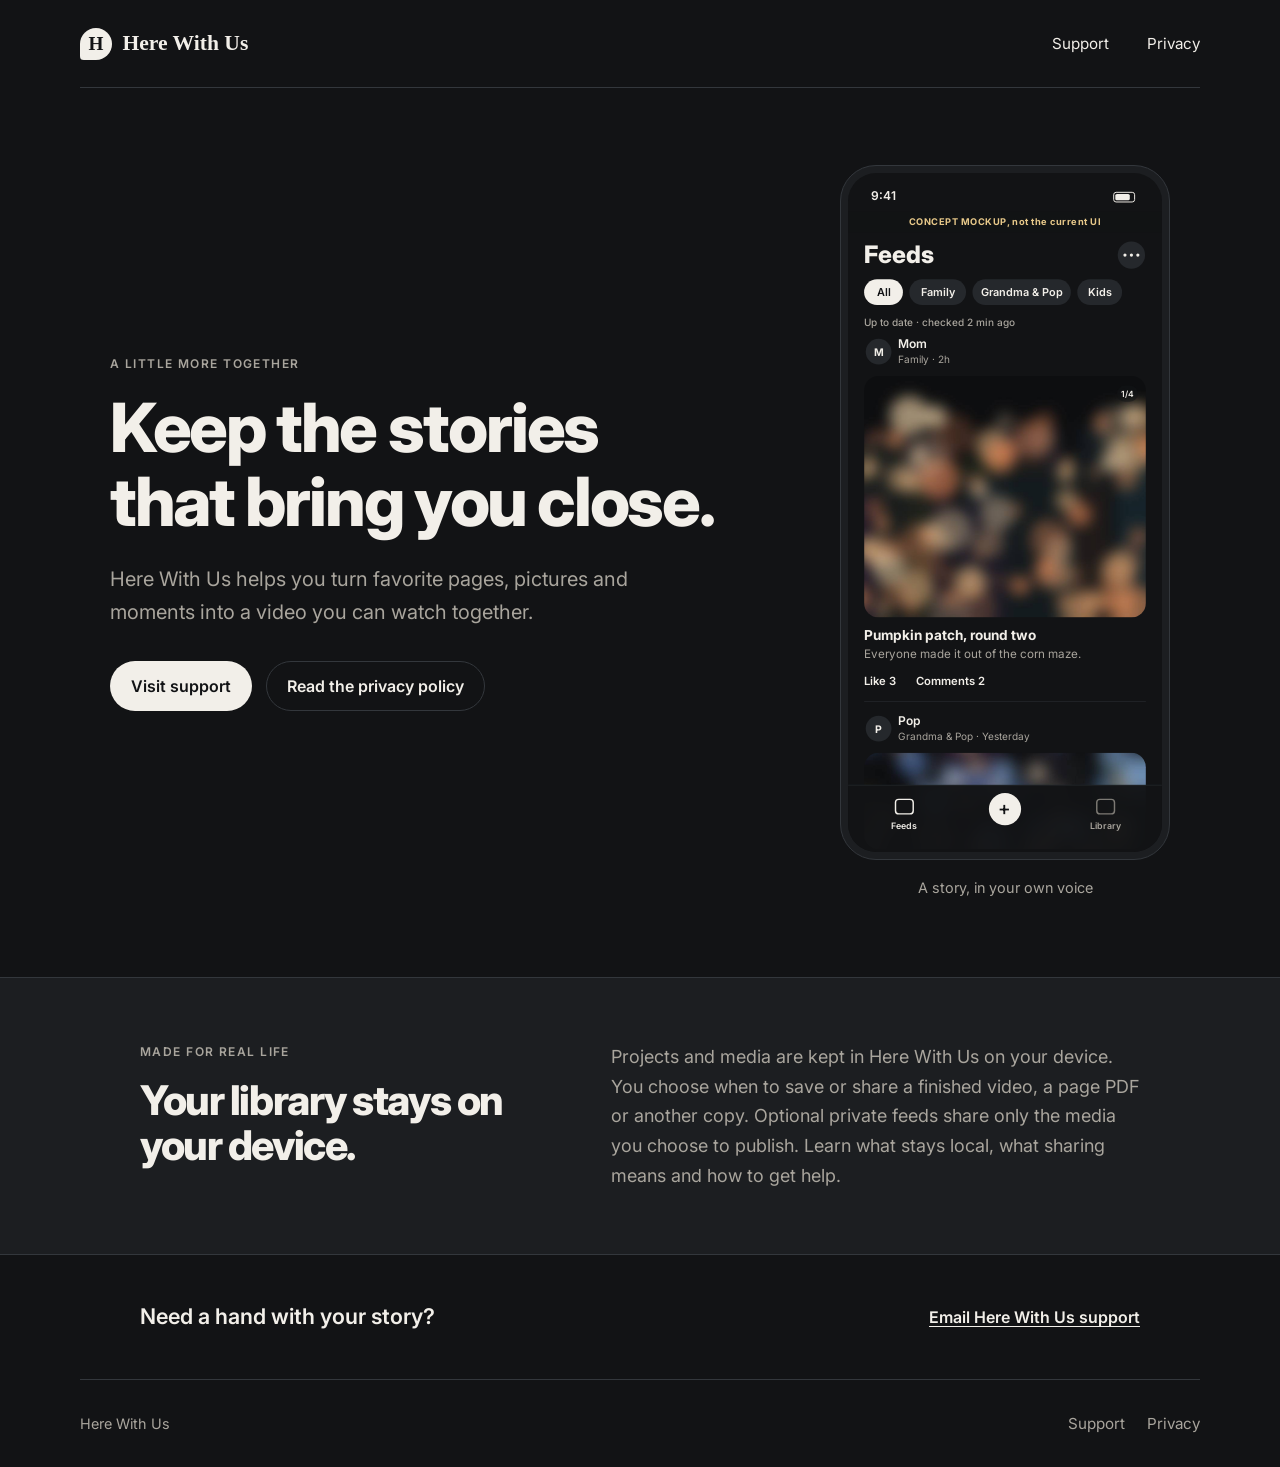
<file: index.html>
<!doctype html>
<html lang="en">
<head>
  <meta charset="utf-8">
  <meta name="viewport" content="width=device-width, initial-scale=1">
  <meta name="theme-color" content="#121315">
  <meta name="description" content="Support and privacy information for Here With Us, a thoughtful way to make story videos from books, photos and moments together.">
  <title>Here With Us - stories, kept close</title>
  <link rel="stylesheet" href="./styles.css">
</head>
<body>
  <a class="skip-link" href="#main">Skip to content</a>
  <header class="site-header">
    <a class="wordmark" href="./index.html" aria-label="Here With Us home"><span class="mark" aria-hidden="true">H</span> Here With Us</a>
    <nav aria-label="Main navigation">
      <a href="./support.html">Support</a>
      <a href="./privacy.html">Privacy</a>
    </nav>
  </header>

  <main id="main">
    <section class="hero">
      <div class="hero-content">
        <p class="eyebrow">A little more together</p>
        <h1>Keep the stories<br>that bring you close.</h1>
        <p class="hero-copy">Here With Us helps you turn favorite pages, pictures and moments into a video you can watch together.</p>
        <div class="actions">
          <a class="button button-primary" href="./support.html">Visit support</a>
          <a class="button button-secondary" href="./privacy.html">Read the privacy policy</a>
        </div>
      </div>
      <figure class="app-preview">
        <div class="phone-frame">
          <svg xmlns="http://www.w3.org/2000/svg" width="390" height="844" role="img" aria-label="Here With Us feed concept mockup" viewBox="0 0 390 844"><rect x="0" y="0" width="390" height="844" rx="0" fill="var(--page-background)" fill-opacity="1"/><text x="28" y="34" font-family="Inter, -apple-system, Helvetica, Arial, sans-serif" font-size="15" font-weight="600" fill="var(--primary-text)" text-anchor="start" letter-spacing="0">9:41</text><rect x="330" y="24" width="26" height="12" rx="3" fill="none" fill-opacity="1" stroke="var(--primary-text)" stroke-width="1.2"/><rect x="332" y="26" width="18" height="8" rx="2" fill="var(--primary-text)" fill-opacity="1"/><rect x="0" y="48" width="390" height="26" rx="0" fill="var(--page-background)" fill-opacity="0.55"/><text x="195" y="65" font-family="Inter, -apple-system, Helvetica, Arial, sans-serif" font-size="11.5" font-weight="700" fill="var(--warning-highlight-accent)" text-anchor="middle" letter-spacing="0.6">CONCEPT MOCKUP, not the current UI</text><text x="20" y="112" font-family="Inter, -apple-system, Helvetica, Arial, sans-serif" font-size="30" font-weight="800" fill="var(--primary-text)" text-anchor="start" letter-spacing="0">Feeds</text><circle cx="352" cy="102" r="17" fill="var(--raised-surface)"/><circle cx="344" cy="102" r="2" fill="var(--primary-text)"/><circle cx="352" cy="102" r="2" fill="var(--primary-text)"/><circle cx="360" cy="102" r="2" fill="var(--primary-text)"/><rect x="20" y="132" width="48.2" height="32" rx="16" fill="var(--primary-text)" fill-opacity="1"/><text x="44.1" y="153" font-family="Inter, -apple-system, Helvetica, Arial, sans-serif" font-size="13.5" font-weight="600" fill="var(--page-background)" text-anchor="middle" letter-spacing="0">All</text><rect x="76.2" y="132" width="70.4" height="32" rx="16" fill="var(--raised-surface)" fill-opacity="1"/><text x="111.4" y="153" font-family="Inter, -apple-system, Helvetica, Arial, sans-serif" font-size="13.5" font-weight="600" fill="var(--primary-text)" text-anchor="middle" letter-spacing="0">Family</text><rect x="154.60000000000002" y="132" width="122.2" height="32" rx="16" fill="var(--raised-surface)" fill-opacity="1"/><text x="215.70000000000002" y="153" font-family="Inter, -apple-system, Helvetica, Arial, sans-serif" font-size="13.5" font-weight="600" fill="var(--primary-text)" text-anchor="middle" letter-spacing="0">Grandma &amp; Pop</text><rect x="284.8" y="132" width="55.6" height="32" rx="16" fill="var(--raised-surface)" fill-opacity="1"/><text x="312.6" y="153" font-family="Inter, -apple-system, Helvetica, Arial, sans-serif" font-size="13.5" font-weight="600" fill="var(--primary-text)" text-anchor="middle" letter-spacing="0">Kids</text><text x="20" y="190" font-family="Inter, -apple-system, Helvetica, Arial, sans-serif" font-size="12.5" font-weight="500" fill="var(--muted-text)" text-anchor="start" letter-spacing="0">Up to date · checked 2 min ago</text><circle cx="38" cy="222" r="16" fill="var(--raised-surface)"/><text x="38" y="227" font-family="Inter, -apple-system, Helvetica, Arial, sans-serif" font-size="13" font-weight="700" fill="var(--primary-text)" text-anchor="middle" letter-spacing="0">M</text><text x="62" y="218" font-family="Inter, -apple-system, Helvetica, Arial, sans-serif" font-size="15" font-weight="600" fill="var(--primary-text)" text-anchor="start" letter-spacing="0">Mom</text><text x="62" y="236" font-family="Inter, -apple-system, Helvetica, Arial, sans-serif" font-size="12.5" font-weight="400" fill="var(--muted-text)" text-anchor="start" letter-spacing="0">Family · 2h</text><clipPath id="c828619351"><rect x="20" y="252" width="350" height="300" rx="18"/></clipPath><image x="20" y="252" width="350" height="300" preserveAspectRatio="xMidYMid slice" clip-path="url(#c828619351)" href="[data-uri]"/><rect x="334" y="264" width="26" height="20" rx="10" fill="var(--page-background)" fill-opacity="0.5"/><text x="347" y="278" font-family="Inter, -apple-system, Helvetica, Arial, sans-serif" font-size="10.5" font-weight="600" fill="var(--primary-text)" text-anchor="middle" letter-spacing="0">1/4</text><text x="20" y="580" font-family="Inter, -apple-system, Helvetica, Arial, sans-serif" font-size="17" font-weight="700" fill="var(--primary-text)" text-anchor="start" letter-spacing="0">Pumpkin patch, round two</text><text x="20" y="602.0" font-family="Inter, -apple-system, Helvetica, Arial, sans-serif" font-size="14.5" font-weight="400" fill="var(--muted-text)" text-anchor="start" letter-spacing="0">Everyone made it out of the corn maze.</text><text x="20" y="636" font-family="Inter, -apple-system, Helvetica, Arial, sans-serif" font-size="14" font-weight="600" fill="var(--primary-text)" text-anchor="start" letter-spacing="0">Like 3</text><text x="84" y="636" font-family="Inter, -apple-system, Helvetica, Arial, sans-serif" font-size="14" font-weight="600" fill="var(--primary-text)" text-anchor="start" letter-spacing="0">Comments 2</text><rect x="20" y="656" width="350" height="0.5" rx="0" fill="var(--dividers-and-borders)" fill-opacity="1"/><circle cx="38" cy="690" r="16" fill="var(--raised-surface)"/><text x="38" y="695" font-family="Inter, -apple-system, Helvetica, Arial, sans-serif" font-size="13" font-weight="700" fill="var(--primary-text)" text-anchor="middle" letter-spacing="0">P</text><text x="62" y="686" font-family="Inter, -apple-system, Helvetica, Arial, sans-serif" font-size="15" font-weight="600" fill="var(--primary-text)" text-anchor="start" letter-spacing="0">Pop</text><text x="62" y="704" font-family="Inter, -apple-system, Helvetica, Arial, sans-serif" font-size="12.5" font-weight="400" fill="var(--muted-text)" text-anchor="start" letter-spacing="0">Grandma &amp; Pop · Yesterday</text><clipPath id="c399841101"><rect x="20" y="720" width="350" height="120" rx="18"/></clipPath><image x="20" y="720" width="350" height="120" preserveAspectRatio="xMidYMid slice" clip-path="url(#c399841101)" href="[data-uri]"/><rect x="0" y="760" width="390" height="84" rx="0" fill="var(--page-background)" fill-opacity="0.96"/><rect x="0" y="760" width="390" height="0.5" rx="0" fill="var(--dividers-and-borders)" fill-opacity="1"/><rect x="59" y="778" width="22" height="18" rx="4" fill="none" fill-opacity="1" stroke="var(--primary-text)" stroke-width="1.8"/><text x="70" y="815" font-family="Inter, -apple-system, Helvetica, Arial, sans-serif" font-size="11" font-weight="600" fill="var(--primary-text)" text-anchor="middle" letter-spacing="0">Feeds</text><circle cx="195" cy="790" r="20" fill="var(--primary-text)"/><text x="195" y="797" font-family="Inter, -apple-system, Helvetica, Arial, sans-serif" font-size="24" font-weight="500" fill="var(--page-background)" text-anchor="middle" letter-spacing="0">+</text><rect x="309" y="778" width="22" height="18" rx="4" fill="none" fill-opacity="1" stroke="var(--dim-text)" stroke-width="1.8"/><text x="320" y="815" font-family="Inter, -apple-system, Helvetica, Arial, sans-serif" font-size="11" font-weight="600" fill="var(--muted-text)" text-anchor="middle" letter-spacing="0">Library</text></svg>
        </div>
        <figcaption class="card-caption">A story, in your own voice</figcaption>
      </figure>
    </section>

    <section class="home-details" aria-labelledby="made-title">
      <div>
        <p class="eyebrow">Made for real life</p>
        <h2 id="made-title">Your library stays on your device.</h2>
      </div>
      <p>Projects and media are kept in Here With Us on your device. You choose when to save or share a finished video, a page PDF or another copy. Optional private feeds share only the media you choose to publish. Learn what stays local, what sharing means and how to get help.</p>
    </section>
    <section class="contact-band" aria-label="Contact support">
      <p>Need a hand with your story?</p>
      <a href="mailto:outreach@402infosec.com">Email Here With Us support <span aria-hidden="true"></span></a>
    </section>
  </main>

  <footer class="site-footer">
    <span>Here With Us</span>
    <nav aria-label="Footer navigation"><a href="./support.html">Support</a><a href="./privacy.html">Privacy</a></nav>
  </footer>
</body>
</html>
</file>
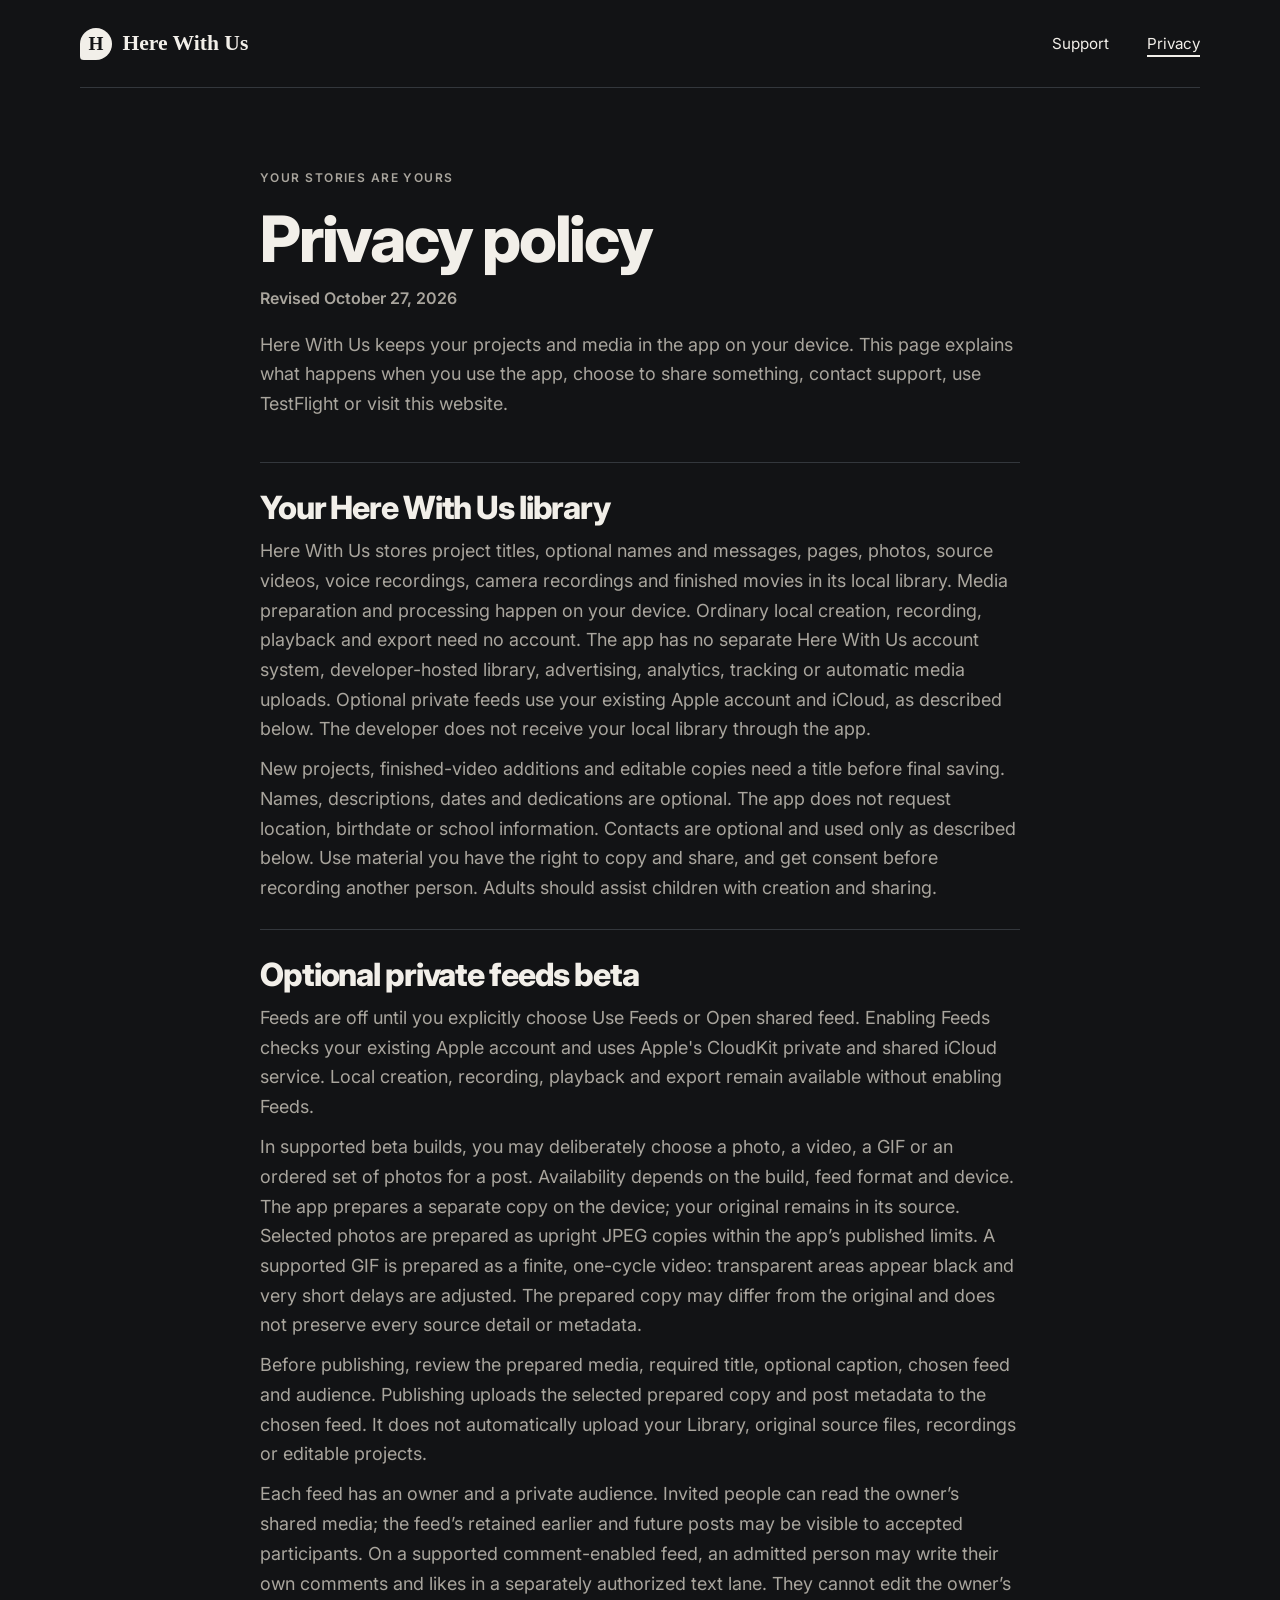
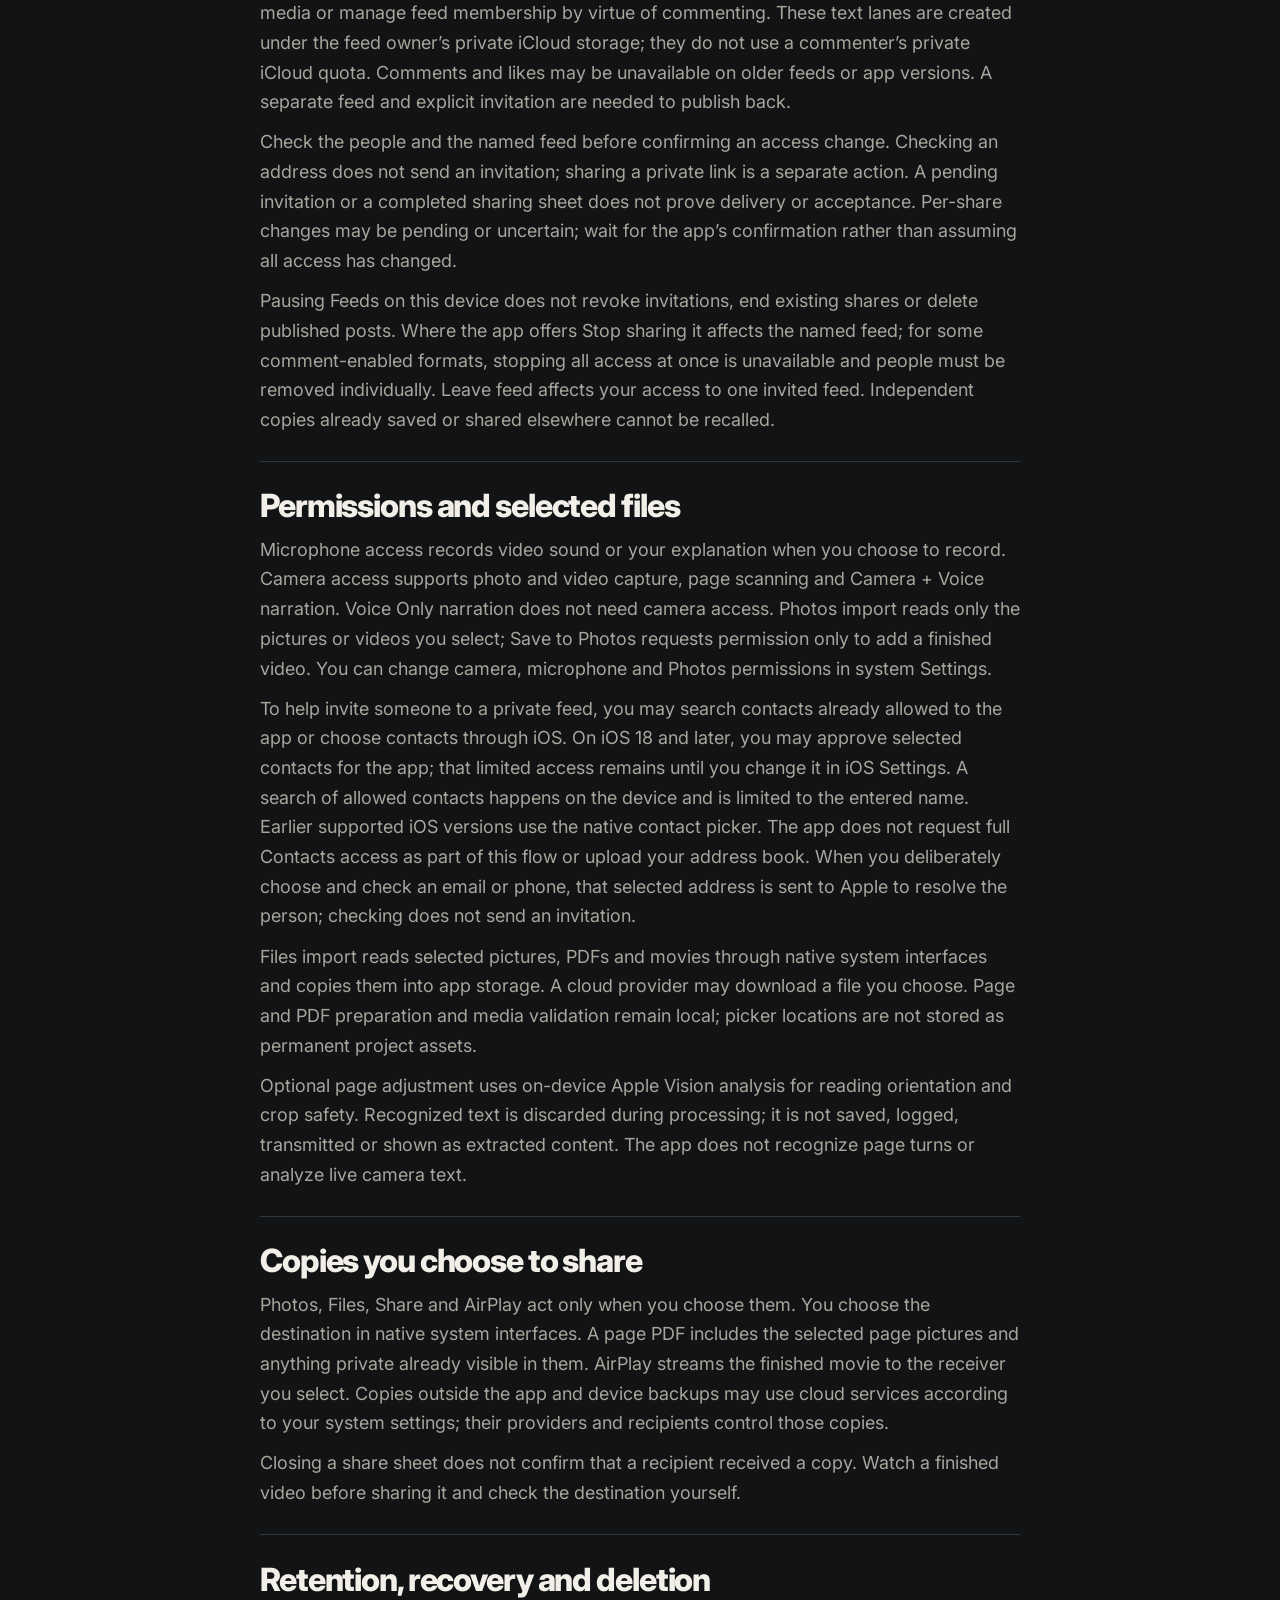
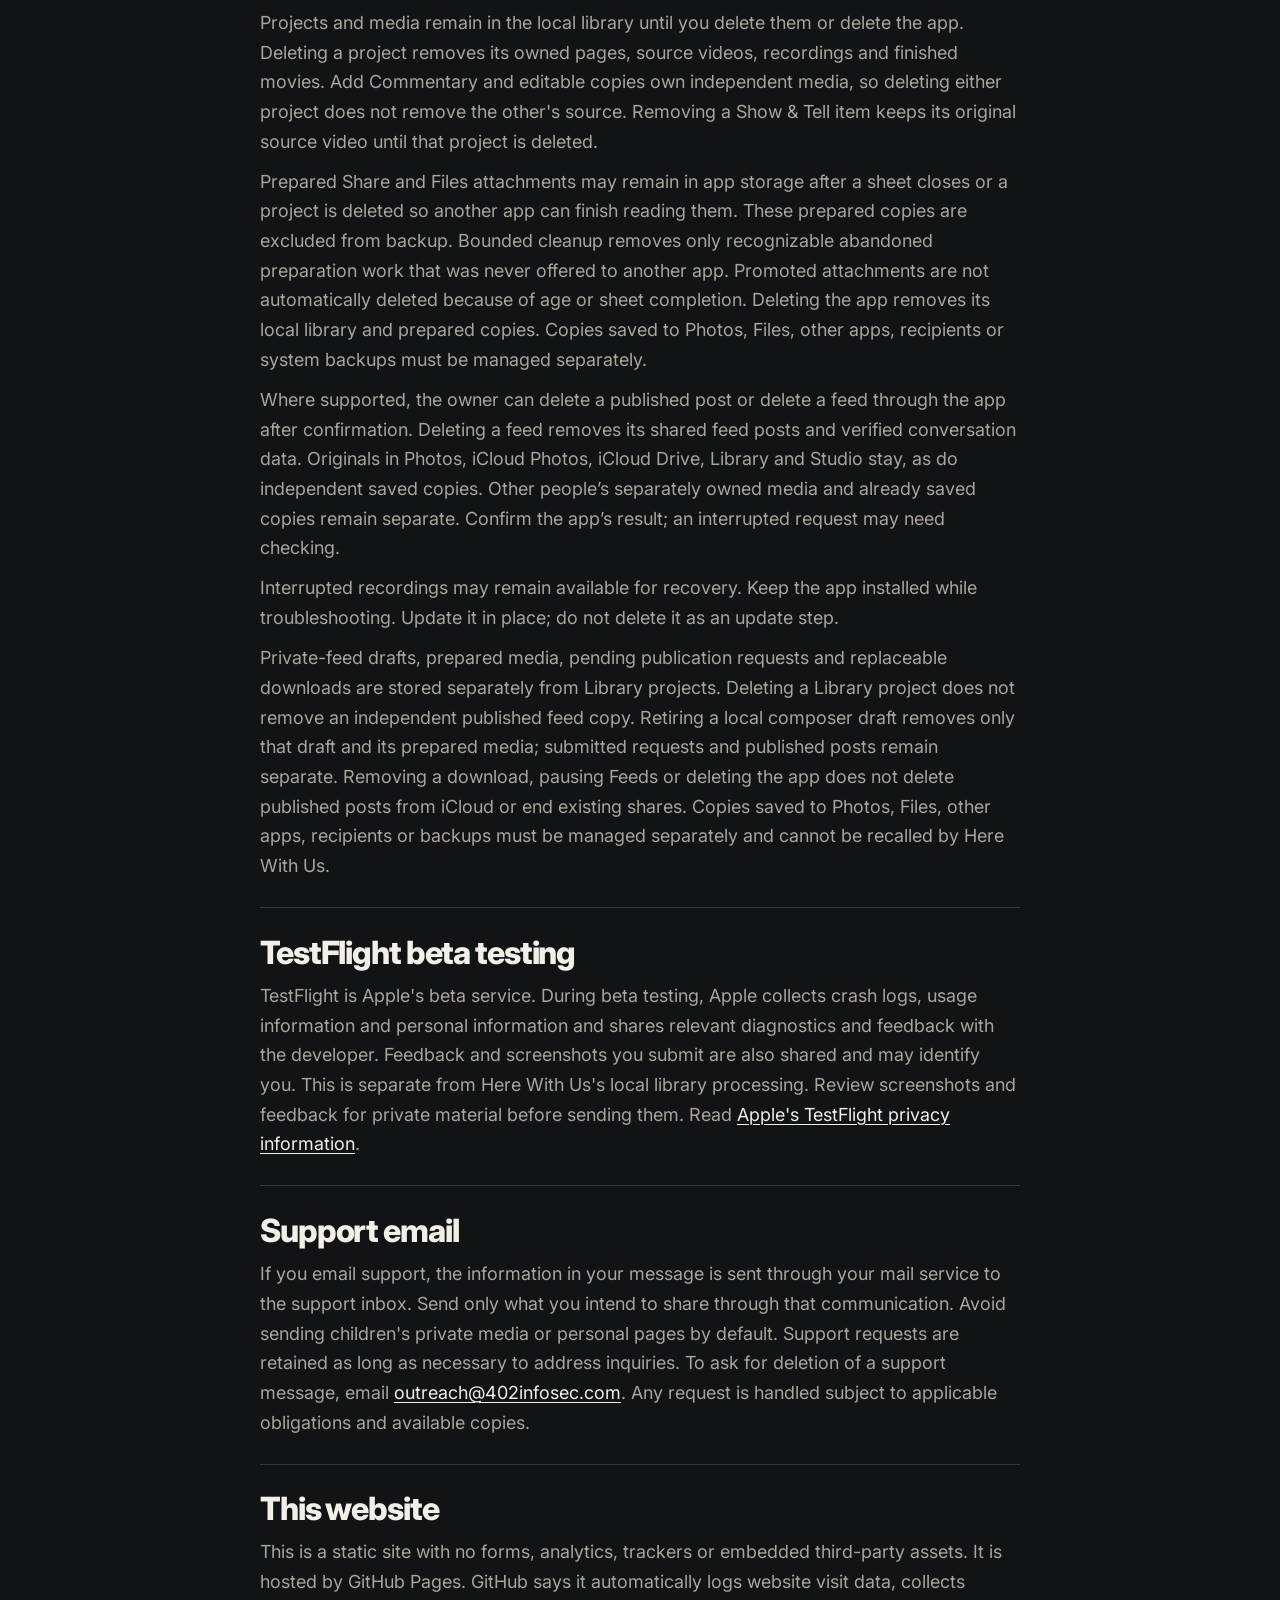
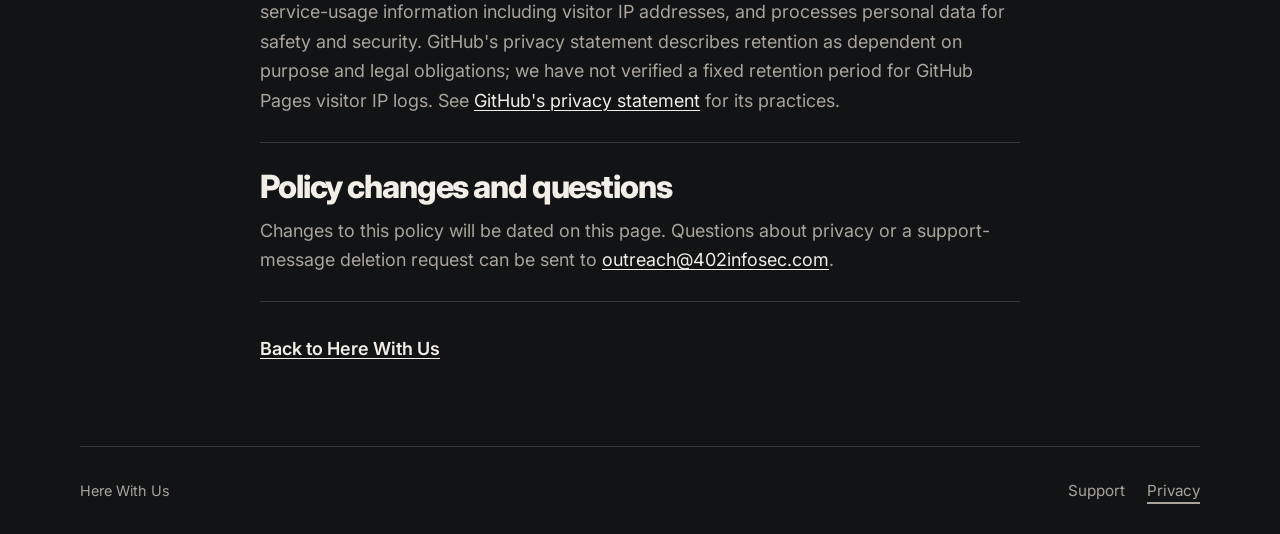
<file: privacy.html>
<!doctype html>
<html lang="en">
<head>
  <meta charset="utf-8">
  <meta name="viewport" content="width=device-width, initial-scale=1">
  <meta name="theme-color" content="#f7f4ec">
  <meta name="description" content="How Here With Us handles your on-device library, sharing choices, TestFlight feedback, support email and this website.">
  <title>Privacy - Here With Us</title>
  <link rel="stylesheet" href="./styles.css">
</head>
<body>
  <a class="skip-link" href="#main">Skip to content</a>
  <header class="site-header">
    <a class="wordmark" href="./index.html" aria-label="Here With Us home"><span class="mark" aria-hidden="true">H</span> Here With Us</a>
    <nav aria-label="Main navigation"><a href="./support.html">Support</a><a href="./privacy.html" aria-current="page">Privacy</a></nav>
  </header>
  <main id="main" class="document">
    <div class="document-heading">
      <p class="eyebrow">Your stories are yours</p>
      <h1>Privacy policy</h1>
      <p class="lede">Revised October 27, 2026</p>
      <p>Here With Us keeps your projects and media in the app on your device. This page explains what happens when you use the app, choose to share something, contact support, use TestFlight or visit this website.</p>
    </div>

    <section>
      <h2>Your Here With Us library</h2>
      <p>Here With Us stores project titles, optional names and messages, pages, photos, source videos, voice recordings, camera recordings and finished movies in its local library. Media preparation and processing happen on your device. Ordinary local creation, recording, playback and export need no account. The app has no separate Here With Us account system, developer-hosted library, advertising, analytics, tracking or automatic media uploads. Optional private feeds use your existing Apple account and iCloud, as described below. The developer does not receive your local library through the app.</p>
      <p>New projects, finished-video additions and editable copies need a title before final saving. Names, descriptions, dates and dedications are optional. The app does not request location, birthdate or school information. Contacts are optional and used only as described below. Use material you have the right to copy and share, and get consent before recording another person. Adults should assist children with creation and sharing.</p>
    </section>

    <section>
      <h2>Optional private feeds beta</h2>
      <p>Feeds are off until you explicitly choose Use Feeds or Open shared feed. Enabling Feeds checks your existing Apple account and uses Apple's CloudKit private and shared iCloud service. Local creation, recording, playback and export remain available without enabling Feeds.</p>
      <p>In supported beta builds, you may deliberately choose a photo, a video, a GIF or an ordered set of photos for a post. Availability depends on the build, feed format and device. The app prepares a separate copy on the device; your original remains in its source. Selected photos are prepared as upright JPEG copies within the app’s published limits. A supported GIF is prepared as a finite, one-cycle video: transparent areas appear black and very short delays are adjusted. The prepared copy may differ from the original and does not preserve every source detail or metadata.</p>
      <p>Before publishing, review the prepared media, required title, optional caption, chosen feed and audience. Publishing uploads the selected prepared copy and post metadata to the chosen feed. It does not automatically upload your Library, original source files, recordings or editable projects.</p>
      <p>Each feed has an owner and a private audience. Invited people can read the owner’s shared media; the feed’s retained earlier and future posts may be visible to accepted participants. On a supported comment-enabled feed, an admitted person may write their own comments and likes in a separately authorized text lane. They cannot edit the owner’s media or manage feed membership by virtue of commenting. These text lanes are created under the feed owner’s private iCloud storage; they do not use a commenter’s private iCloud quota. Comments and likes may be unavailable on older feeds or app versions. A separate feed and explicit invitation are needed to publish back.</p>
      <p>Check the people and the named feed before confirming an access change. Checking an address does not send an invitation; sharing a private link is a separate action. A pending invitation or a completed sharing sheet does not prove delivery or acceptance. Per-share changes may be pending or uncertain; wait for the app’s confirmation rather than assuming all access has changed.</p>
      <p>Pausing Feeds on this device does not revoke invitations, end existing shares or delete published posts. Where the app offers Stop sharing it affects the named feed; for some comment-enabled formats, stopping all access at once is unavailable and people must be removed individually. Leave feed affects your access to one invited feed. Independent copies already saved or shared elsewhere cannot be recalled.</p>
    </section>

    <section>
      <h2>Permissions and selected files</h2>
      <p>Microphone access records video sound or your explanation when you choose to record. Camera access supports photo and video capture, page scanning and Camera + Voice narration. Voice Only narration does not need camera access. Photos import reads only the pictures or videos you select; Save to Photos requests permission only to add a finished video. You can change camera, microphone and Photos permissions in system Settings.</p>
      <p>To help invite someone to a private feed, you may search contacts already allowed to the app or choose contacts through iOS. On iOS 18 and later, you may approve selected contacts for the app; that limited access remains until you change it in iOS Settings. A search of allowed contacts happens on the device and is limited to the entered name. Earlier supported iOS versions use the native contact picker. The app does not request full Contacts access as part of this flow or upload your address book. When you deliberately choose and check an email or phone, that selected address is sent to Apple to resolve the person; checking does not send an invitation.</p>
      <p>Files import reads selected pictures, PDFs and movies through native system interfaces and copies them into app storage. A cloud provider may download a file you choose. Page and PDF preparation and media validation remain local; picker locations are not stored as permanent project assets.</p>
      <p>Optional page adjustment uses on-device Apple Vision analysis for reading orientation and crop safety. Recognized text is discarded during processing; it is not saved, logged, transmitted or shown as extracted content. The app does not recognize page turns or analyze live camera text.</p>
    </section>

    <section>
      <h2>Copies you choose to share</h2>
      <p>Photos, Files, Share and AirPlay act only when you choose them. You choose the destination in native system interfaces. A page PDF includes the selected page pictures and anything private already visible in them. AirPlay streams the finished movie to the receiver you select. Copies outside the app and device backups may use cloud services according to your system settings; their providers and recipients control those copies.</p>
      <p>Closing a share sheet does not confirm that a recipient received a copy. Watch a finished video before sharing it and check the destination yourself.</p>
    </section>

    <section>
      <h2>Retention, recovery and deletion</h2>
      <p>Projects and media remain in the local library until you delete them or delete the app. Deleting a project removes its owned pages, source videos, recordings and finished movies. Add Commentary and editable copies own independent media, so deleting either project does not remove the other's source. Removing a Show &amp; Tell item keeps its original source video until that project is deleted.</p>
      <p>Prepared Share and Files attachments may remain in app storage after a sheet closes or a project is deleted so another app can finish reading them. These prepared copies are excluded from backup. Bounded cleanup removes only recognizable abandoned preparation work that was never offered to another app. Promoted attachments are not automatically deleted because of age or sheet completion. Deleting the app removes its local library and prepared copies. Copies saved to Photos, Files, other apps, recipients or system backups must be managed separately.</p>
      <p>Where supported, the owner can delete a published post or delete a feed through the app after confirmation. Deleting a feed removes its shared feed posts and verified conversation data. Originals in Photos, iCloud Photos, iCloud Drive, Library and Studio stay, as do independent saved copies. Other people’s separately owned media and already saved copies remain separate. Confirm the app’s result; an interrupted request may need checking.</p>
      <p>Interrupted recordings may remain available for recovery. Keep the app installed while troubleshooting. Update it in place; do not delete it as an update step.</p>
      <p>Private-feed drafts, prepared media, pending publication requests and replaceable downloads are stored separately from Library projects. Deleting a Library project does not remove an independent published feed copy. Retiring a local composer draft removes only that draft and its prepared media; submitted requests and published posts remain separate. Removing a download, pausing Feeds or deleting the app does not delete published posts from iCloud or end existing shares. Copies saved to Photos, Files, other apps, recipients or backups must be managed separately and cannot be recalled by Here With Us.</p>
    </section>

    <section>
      <h2>TestFlight beta testing</h2>
      <p>TestFlight is Apple's beta service. During beta testing, Apple collects crash logs, usage information and personal information and shares relevant diagnostics and feedback with the developer. Feedback and screenshots you submit are also shared and may identify you. This is separate from Here With Us's local library processing. Review screenshots and feedback for private material before sending them. Read <a href="https://www.apple.com/legal/privacy/data/en/test-flight/" rel="noreferrer">Apple's TestFlight privacy information</a>.</p>
    </section>

    <section>
      <h2>Support email</h2>
      <p>If you email support, the information in your message is sent through your mail service to the support inbox. Send only what you intend to share through that communication. Avoid sending children's private media or personal pages by default. Support requests are retained as long as necessary to address inquiries. To ask for deletion of a support message, email <a href="mailto:outreach@402infosec.com">outreach@402infosec.com</a>. Any request is handled subject to applicable obligations and available copies.</p>
    </section>

    <section>
      <h2>This website</h2>
      <p>This is a static site with no forms, analytics, trackers or embedded third-party assets. It is hosted by GitHub Pages. GitHub says it automatically logs website visit data, collects service-usage information including visitor IP addresses, and processes personal data for safety and security. GitHub's privacy statement describes retention as dependent on purpose and legal obligations; we have not verified a fixed retention period for GitHub Pages visitor IP logs. See <a href="https://docs.github.com/en/site-policy/privacy-policies/github-general-privacy-statement" rel="noreferrer">GitHub's privacy statement</a> for its practices.</p>
    </section>

    <section>
      <h2>Policy changes and questions</h2>
      <p>Changes to this policy will be dated on this page. Questions about privacy or a support-message deletion request can be sent to <a href="mailto:outreach@402infosec.com">outreach@402infosec.com</a>.</p>
    </section>
    <p class="back-link"><a href="./index.html">Back to Here With Us</a></p>
  </main>
  <footer class="site-footer"><span>Here With Us</span><nav aria-label="Footer navigation"><a href="./support.html">Support</a><a href="./privacy.html" aria-current="page">Privacy</a></nav></footer>
</body>
</html>
</file>
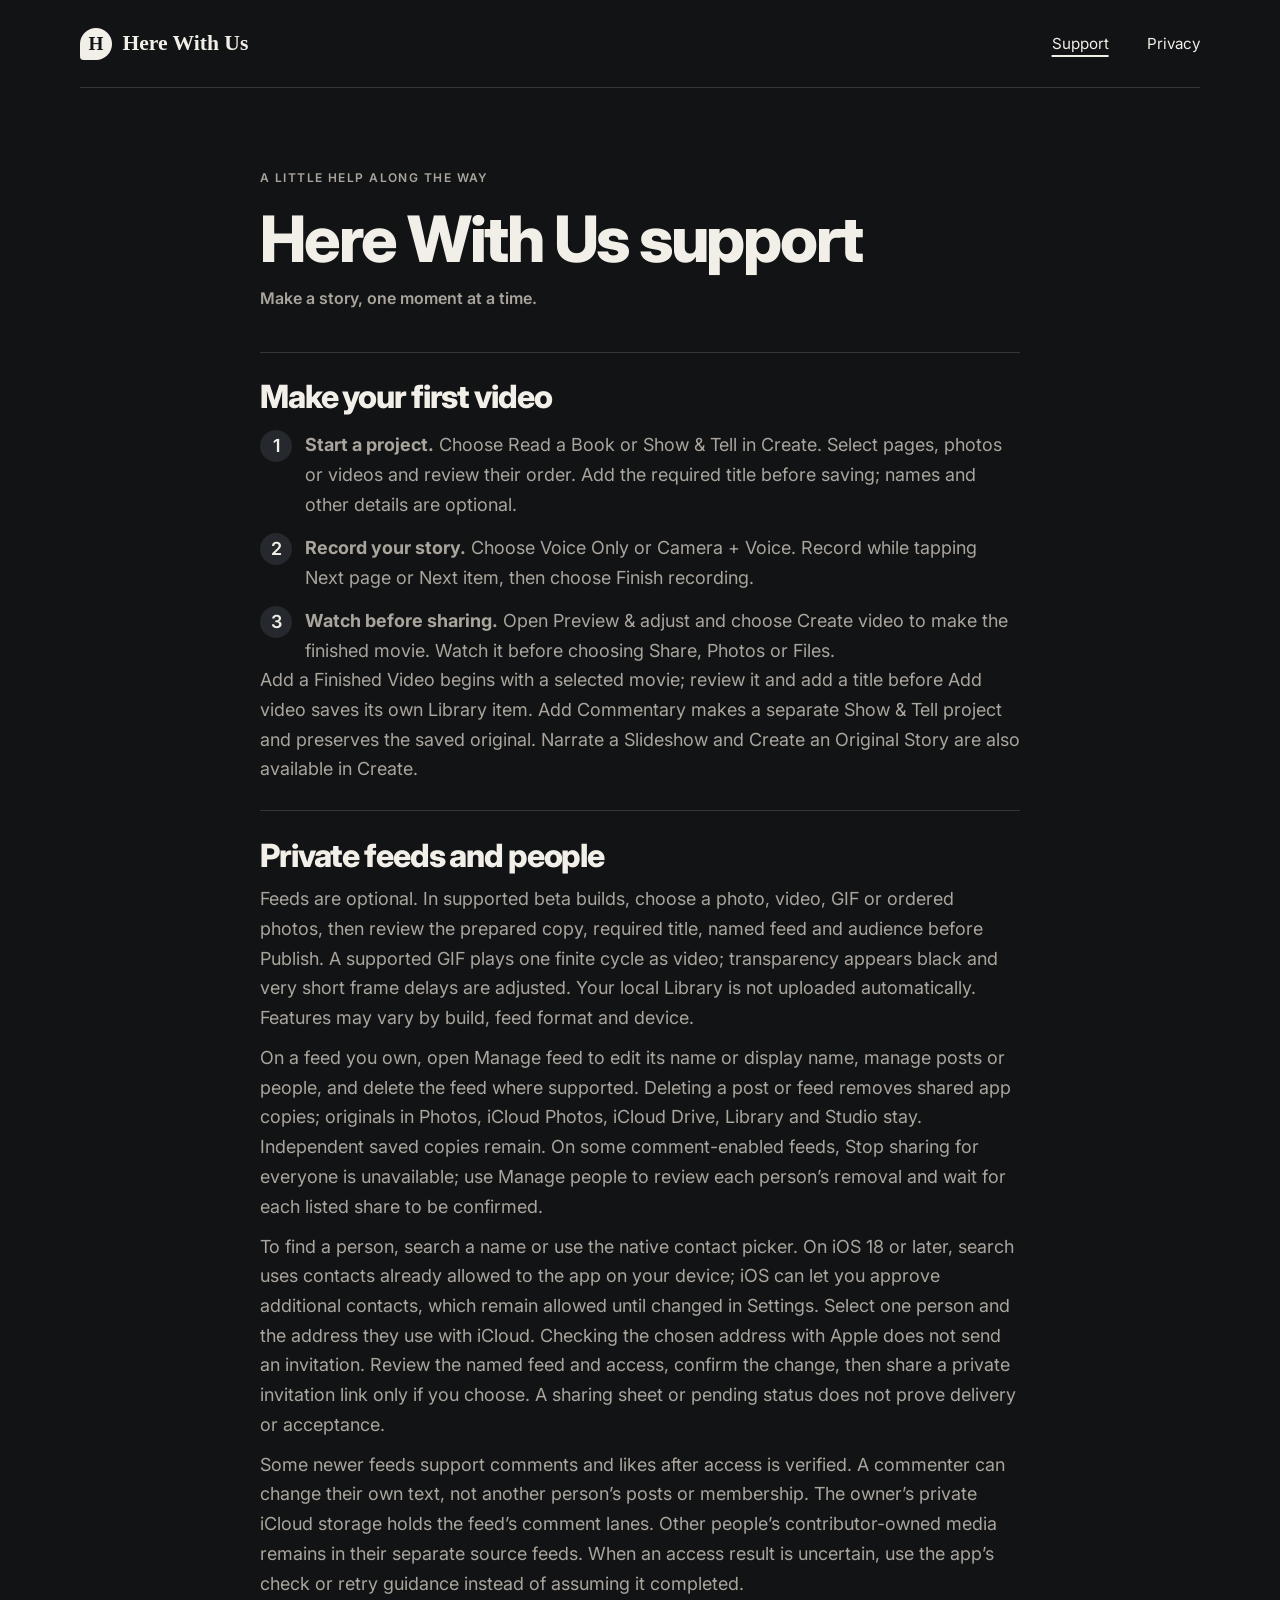
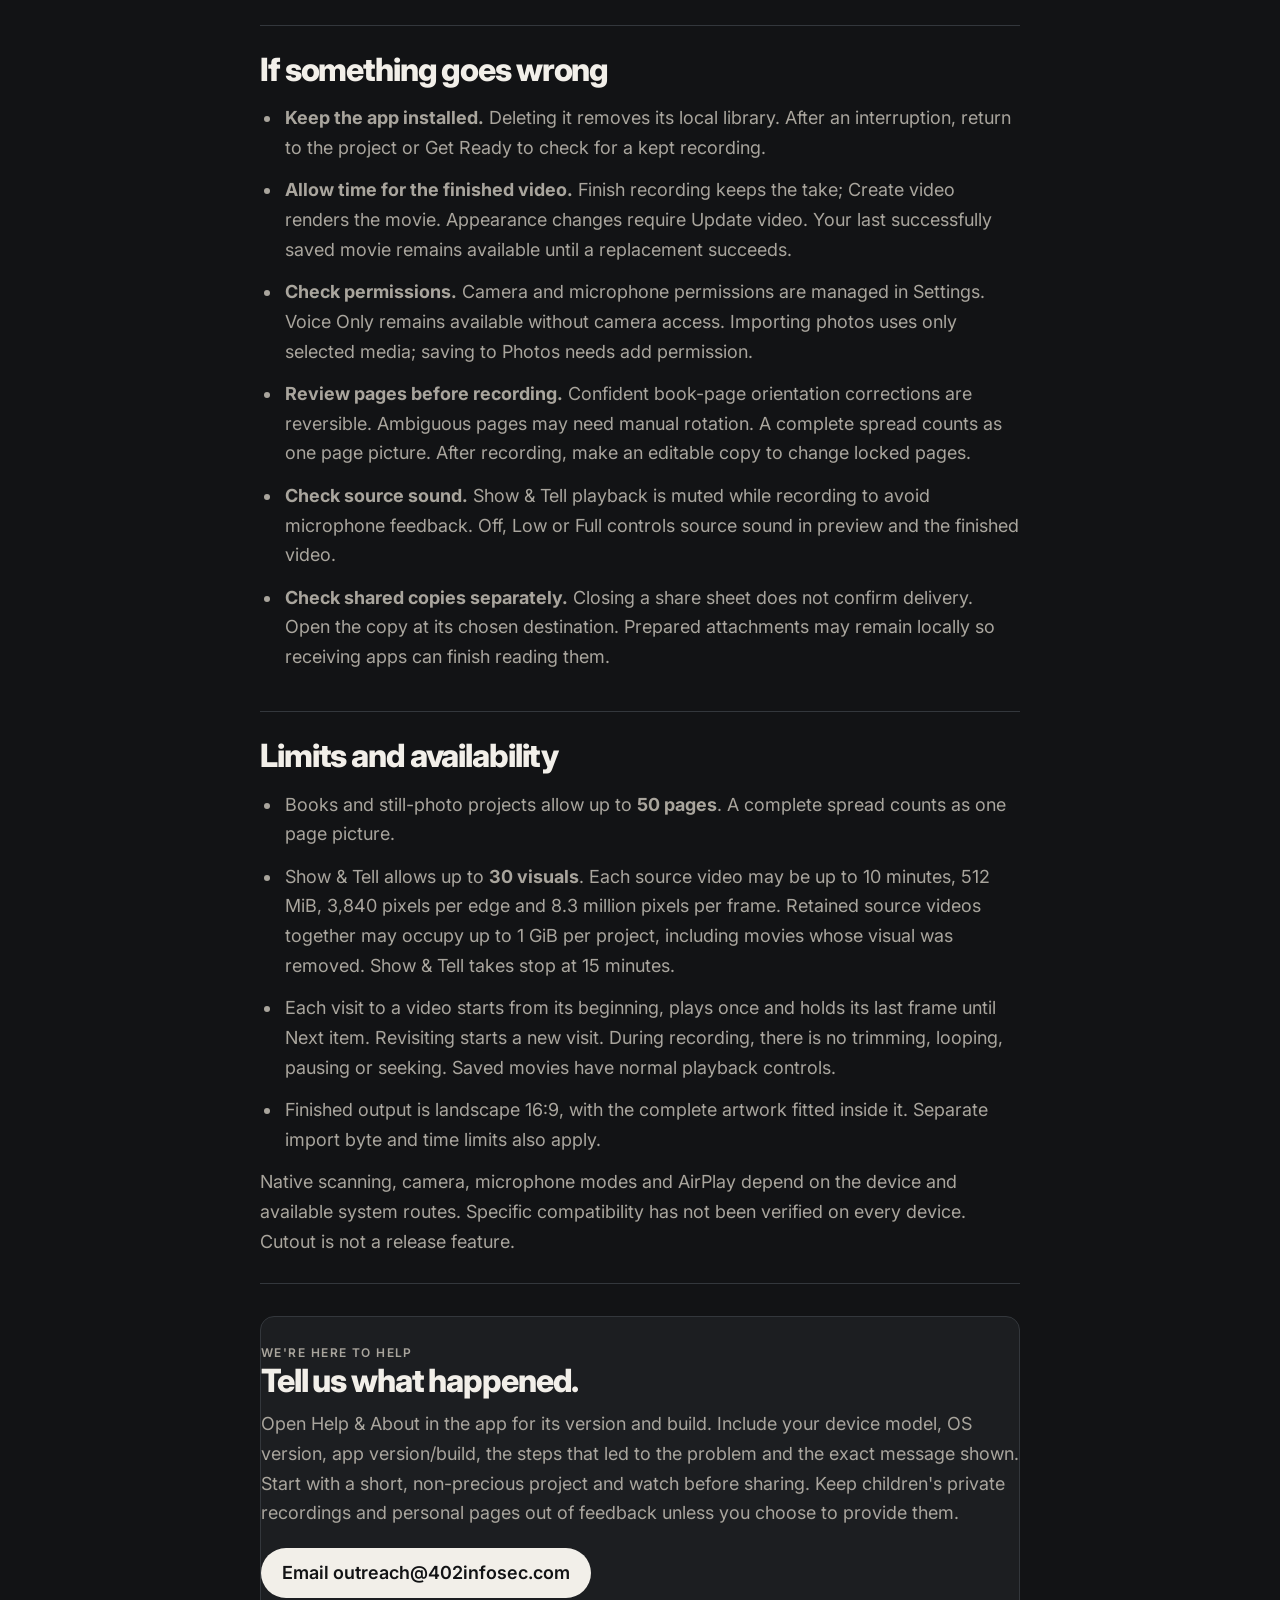
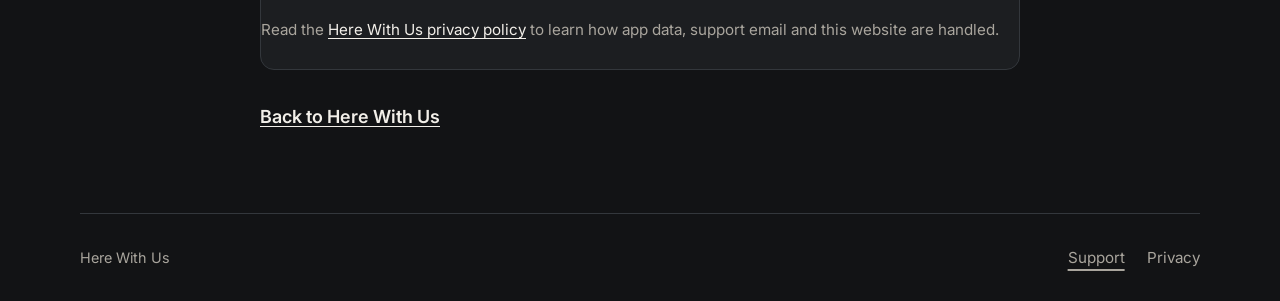
<file: support.html>
<!doctype html>
<html lang="en">
<head>
  <meta charset="utf-8">
  <meta name="viewport" content="width=device-width, initial-scale=1">
  <meta name="theme-color" content="#f7f4ec">
  <meta name="description" content="Create, record and share with Here With Us, plus find steps for common issues and contact support.">
  <title>Support - Here With Us</title>
  <link rel="stylesheet" href="./styles.css">
</head>
<body>
  <a class="skip-link" href="#main">Skip to content</a>
  <header class="site-header">
    <a class="wordmark" href="./index.html" aria-label="Here With Us home"><span class="mark" aria-hidden="true">H</span> Here With Us</a>
    <nav aria-label="Main navigation"><a href="./support.html" aria-current="page">Support</a><a href="./privacy.html">Privacy</a></nav>
  </header>
  <main id="main" class="document">
    <div class="document-heading">
      <p class="eyebrow">A little help along the way</p>
      <h1>Here With Us support</h1>
      <p class="lede">Make a story, one moment at a time.</p>
    </div>

    <section>
      <h2>Make your first video</h2>
      <ol class="steps">
        <li><span><strong>Start a project.</strong> Choose Read a Book or Show &amp; Tell in Create. Select pages, photos or videos and review their order. Add the required title before saving; names and other details are optional.</span></li>
        <li><span><strong>Record your story.</strong> Choose Voice Only or Camera + Voice. Record while tapping Next page or Next item, then choose Finish recording.</span></li>
        <li><span><strong>Watch before sharing.</strong> Open Preview &amp; adjust and choose Create video to make the finished movie. Watch it before choosing Share, Photos or Files.</span></li>
      </ol>
      <p>Add a Finished Video begins with a selected movie; review it and add a title before Add video saves its own Library item. Add Commentary makes a separate Show &amp; Tell project and preserves the saved original. Narrate a Slideshow and Create an Original Story are also available in Create.</p>
    </section>

    <section>
      <h2>Private feeds and people</h2>
      <p>Feeds are optional. In supported beta builds, choose a photo, video, GIF or ordered photos, then review the prepared copy, required title, named feed and audience before Publish. A supported GIF plays one finite cycle as video; transparency appears black and very short frame delays are adjusted. Your local Library is not uploaded automatically. Features may vary by build, feed format and device.</p>
      <p>On a feed you own, open Manage feed to edit its name or display name, manage posts or people, and delete the feed where supported. Deleting a post or feed removes shared app copies; originals in Photos, iCloud Photos, iCloud Drive, Library and Studio stay. Independent saved copies remain. On some comment-enabled feeds, Stop sharing for everyone is unavailable; use Manage people to review each person’s removal and wait for each listed share to be confirmed.</p>
      <p>To find a person, search a name or use the native contact picker. On iOS 18 or later, search uses contacts already allowed to the app on your device; iOS can let you approve additional contacts, which remain allowed until changed in Settings. Select one person and the address they use with iCloud. Checking the chosen address with Apple does not send an invitation. Review the named feed and access, confirm the change, then share a private invitation link only if you choose. A sharing sheet or pending status does not prove delivery or acceptance.</p>
      <p>Some newer feeds support comments and likes after access is verified. A commenter can change their own text, not another person’s posts or membership. The owner’s private iCloud storage holds the feed’s comment lanes. Other people’s contributor-owned media remains in their separate source feeds. When an access result is uncertain, use the app’s check or retry guidance instead of assuming it completed.</p>
    </section>

    <section>
      <h2>If something goes wrong</h2>
      <ul class="help-list">
        <li><strong>Keep the app installed.</strong> Deleting it removes its local library. After an interruption, return to the project or Get Ready to check for a kept recording.</li>
        <li><strong>Allow time for the finished video.</strong> Finish recording keeps the take; Create video renders the movie. Appearance changes require Update video. Your last successfully saved movie remains available until a replacement succeeds.</li>
        <li><strong>Check permissions.</strong> Camera and microphone permissions are managed in Settings. Voice Only remains available without camera access. Importing photos uses only selected media; saving to Photos needs add permission.</li>
        <li><strong>Review pages before recording.</strong> Confident book-page orientation corrections are reversible. Ambiguous pages may need manual rotation. A complete spread counts as one page picture. After recording, make an editable copy to change locked pages.</li>
        <li><strong>Check source sound.</strong> Show &amp; Tell playback is muted while recording to avoid microphone feedback. Off, Low or Full controls source sound in preview and the finished video.</li>
        <li><strong>Check shared copies separately.</strong> Closing a share sheet does not confirm delivery. Open the copy at its chosen destination. Prepared attachments may remain locally so receiving apps can finish reading them.</li>
      </ul>
    </section>

    <section>
      <h2>Limits and availability</h2>
      <ul class="limit-list">
        <li>Books and still-photo projects allow up to <strong>50 pages</strong>. A complete spread counts as one page picture.</li>
        <li>Show &amp; Tell allows up to <strong>30 visuals</strong>. Each source video may be up to 10 minutes, 512 MiB, 3,840 pixels per edge and 8.3 million pixels per frame. Retained source videos together may occupy up to 1 GiB per project, including movies whose visual was removed. Show &amp; Tell takes stop at 15 minutes.</li>
        <li>Each visit to a video starts from its beginning, plays once and holds its last frame until Next item. Revisiting starts a new visit. During recording, there is no trimming, looping, pausing or seeking. Saved movies have normal playback controls.</li>
        <li>Finished output is landscape 16:9, with the complete artwork fitted inside it. Separate import byte and time limits also apply.</li>
      </ul>
      <p>Native scanning, camera, microphone modes and AirPlay depend on the device and available system routes. Specific compatibility has not been verified on every device. Cutout is not a release feature.</p>
    </section>

    <section class="contact-card" aria-labelledby="contact-title">
      <p class="eyebrow">We're here to help</p>
      <h2 id="contact-title">Tell us what happened.</h2>
      <p>Open Help &amp; About in the app for its version and build. Include your device model, OS version, app version/build, the steps that led to the problem and the exact message shown. Start with a short, non-precious project and watch before sharing. Keep children's private recordings and personal pages out of feedback unless you choose to provide them.</p>
      <a class="button button-primary" href="mailto:outreach@402infosec.com">Email outreach@402infosec.com</a>
      <p class="privacy-note">Read the <a href="./privacy.html">Here With Us privacy policy</a> to learn how app data, support email and this website are handled.</p>
    </section>
    <p class="back-link"><a href="./index.html">Back to Here With Us</a></p>
  </main>
  <footer class="site-footer"><span>Here With Us</span><nav aria-label="Footer navigation"><a href="./support.html" aria-current="page">Support</a><a href="./privacy.html">Privacy</a></nav></footer>
</body>
</html>
</file>
<file: styles.css>
:root {
  --page-background: #121315;
  --surface: #1C1E21;
  --raised-surface: #25282C;
  --dividers-and-borders: #33373C;
  --primary-text: #F2EFE9;
  --muted-text: #A9A59D;
  --dim-text: #7D7A74;
  --warning-highlight-accent: #E8C98A;
  --primary-button-background: var(--primary-text);
  --primary-button-text: var(--page-background);
  --secondary-button-background: transparent;
  --secondary-button-border: var(--dividers-and-borders);
  --secondary-button-text: var(--primary-text);
  --app-font: Inter, -apple-system, Helvetica, Arial, sans-serif;
  --wordmark-font: Georgia, "Times New Roman", serif;

  color-scheme: dark;
  font-family: var(--app-font);
  font-size: 16px;
  line-height: 1.65;
  color: var(--primary-text);
  background: var(--page-background);
}

@font-face {
  font-family: Inter;
  src: url("./assets/fonts/Inter.ttf") format("truetype");
  font-style: normal;
  font-weight: 100 900;
  font-display: swap;
}

* { box-sizing: border-box; }
html { scroll-behavior: smooth; }
body { margin: 0; min-width: 320px; }
a { color: var(--primary-text); text-decoration-thickness: .08em; text-underline-offset: .18em; }
a:hover { color: var(--muted-text); }
a:focus-visible { outline: 3px solid var(--primary-text); outline-offset: 4px; border-radius: 2px; }
.skip-link { position: absolute; z-index: 5; top: .75rem; left: .75rem; transform: translateY(-160%); padding: .6rem .85rem; color: var(--primary-button-text); background: var(--primary-button-background); border-radius: 999px; }
.skip-link:focus { transform: translateY(0); color: var(--primary-button-text); }

.site-header, .site-footer { display: flex; align-items: center; justify-content: space-between; gap: 1rem; width: min(100% - 3rem, 1120px); margin: 0 auto; }
.site-header { min-height: 88px; border-bottom: 1px solid var(--dividers-and-borders); }
.wordmark { display: inline-flex; align-items: center; gap: .65rem; color: var(--primary-text); font-family: var(--wordmark-font); font-size: 1.35rem; font-weight: 700; text-decoration: none; }
.mark { display: inline-grid; width: 2rem; height: 2rem; place-items: center; border-radius: 50% 50% 50% 12%; color: var(--page-background); background: var(--primary-text); font-family: var(--wordmark-font); font-size: 1.2rem; }
nav { display: flex; align-items: center; gap: clamp(1rem, 4vw, 2.4rem); }
nav a { display: inline-flex; min-height: 44px; align-items: center; color: var(--primary-text); font-size: .95rem; text-decoration: none; }
nav a:hover, nav a[aria-current="page"] { color: var(--primary-text); text-decoration: underline; text-decoration-thickness: 2px; text-underline-offset: .4rem; }

.hero { display: grid; grid-template-columns: minmax(0, 1fr) 330px; align-items: center; column-gap: clamp(2.5rem, 6vw, 5rem); row-gap: 0; width: min(100% - 3rem, 1060px); margin: 0 auto; padding: clamp(3.5rem, 6vw, 6rem) 0; }
.hero-content { min-width: 0; }
.eyebrow { margin: 0 0 1rem; color: var(--muted-text); font-size: .75rem; font-weight: 600; letter-spacing: .12em; text-transform: uppercase; }
h1, h2 { margin-top: 0; color: var(--primary-text); font-family: var(--app-font); font-weight: 800; letter-spacing: -.035em; line-height: 1.1; }
.hero h1 { margin: 0; font-size: clamp(2.75rem, 5.3vw, 4.5rem); }
.hero-copy { max-width: 34rem; margin: 1.5rem 0 0; color: var(--muted-text); font-size: clamp(1.125rem, 1.7vw, 1.25rem); }
.actions { display: flex; flex-wrap: wrap; gap: .85rem; margin-top: 2rem; }
.button { display: inline-flex; min-height: 50px; align-items: center; justify-content: center; padding: .75rem 1.25rem; border: 1px solid var(--secondary-button-background); border-radius: 999px; font-weight: 600; line-height: 1.3; text-align: center; text-decoration: none; }
.button-primary { color: var(--primary-button-text); background: var(--primary-button-background); }
.button-primary:hover { color: var(--primary-button-text); background: var(--primary-button-background); text-decoration: underline; }
.button-secondary { color: var(--secondary-button-text); border-color: var(--secondary-button-border); background: var(--secondary-button-background); }
.button-secondary:hover { color: var(--secondary-button-text); background: var(--raised-surface); }
.app-preview { width: 100%; margin: 0; }
.phone-frame { overflow: hidden; padding: 7px; border: 1px solid var(--dividers-and-borders); border-radius: 36px; background: var(--surface); }
.phone-frame svg { display: block; width: 100%; height: auto; border-radius: 28px; }
.phone-frame svg text { font-family: var(--app-font); }
.card-caption { display: block; margin-top: 1rem; color: var(--muted-text); font-size: .9rem; text-align: center; }

.home-details { display: grid; grid-template-columns: .8fr 1fr; gap: 3rem; padding: 4rem max(1.5rem, calc((100% - 1000px) / 2)); border-top: 1px solid var(--dividers-and-borders); border-bottom: 1px solid var(--dividers-and-borders); background: var(--surface); }
.home-details h2 { max-width: 19ch; margin-bottom: 0; font-size: clamp(1.9rem, 3.2vw, 2.75rem); }
.home-details > p { max-width: 38rem; margin: 0; align-self: center; color: var(--muted-text); font-size: 1.125rem; }
.contact-band { display: flex; align-items: center; justify-content: space-between; gap: 1.5rem; width: min(100% - 3rem, 1000px); margin: 0 auto; padding: 2.75rem 0; }
.contact-band p { margin: 0; font-size: 1.35rem; font-weight: 600; }
.contact-band a { font-weight: 600; }
.site-footer { min-height: 88px; border-top: 1px solid var(--dividers-and-borders); color: var(--muted-text); font-size: .9rem; }
.site-footer nav { gap: 1.4rem; }
.site-footer nav a { color: var(--muted-text); }

.document { width: min(100% - 3rem, 760px); margin: 0 auto; padding: clamp(2.6rem, 7vw, 5rem) 0 4rem; font-size: 1.125rem; }
.document-heading { padding-bottom: 1.6rem; border-bottom: 1px solid var(--dividers-and-borders); }
.document h1 { margin-bottom: .7rem; font-size: clamp(2.6rem, 7vw, 4rem); }
.document-heading > p:not(.eyebrow) { max-width: 55rem; color: var(--muted-text); }
.document-heading .lede { margin: 0 0 .9rem; color: var(--primary-text); font-size: 1rem; font-weight: 600; }
.document section { padding: 1.65rem 0; border-bottom: 1px solid var(--dividers-and-borders); }
.document section h2 { margin-bottom: .7rem; font-size: clamp(1.55rem, 4vw, 2rem); }
.document section p { margin: .65rem 0 0; color: var(--muted-text); }
.document section p:first-of-type { margin-top: 0; }
.document li { color: var(--muted-text); }
.steps, .help-list, .limit-list { margin: 1rem 0 0; padding-left: 1.35rem; }
.steps { display: grid; gap: .85rem; padding: 0; list-style: none; counter-reset: steps; }
.steps li { display: grid; grid-template-columns: 2rem 1fr; gap: .8rem; align-items: start; }
.steps li::before { counter-increment: steps; content: counter(steps); display: grid; width: 2rem; height: 2rem; place-items: center; border-radius: 50%; color: var(--primary-text); background: var(--raised-surface); font-weight: 600; }
.help-list li, .limit-list li { margin: 0 0 .8rem; padding-left: .2rem; }
.contact-card { margin-top: 2rem; padding: clamp(1.25rem, 4vw, 2.2rem); border: 1px solid var(--dividers-and-borders); border-radius: 14px; background: var(--surface); }
.contact-card h2 { margin-bottom: .6rem; }
.contact-card .button { margin-top: 1.25rem; }
.contact-card .privacy-note { margin-top: 1.2rem; font-size: .95rem; }
.back-link { margin-top: 2rem; font-weight: 600; }

@media (max-width: 800px) {
  .site-header, .site-footer { width: min(100% - 2.5rem, 1120px); min-height: 76px; }
  .hero { grid-template-columns: 1fr; width: min(100% - 2.5rem, 600px); padding: 3.25rem 0 3.5rem; }
  .hero h1 { font-size: clamp(2.65rem, 10.8vw, 4rem); }
  .app-preview { width: min(100%, 330px); margin: 3rem auto 0; }
  .home-details { grid-template-columns: 1fr; gap: 1.5rem; padding: 3rem 1.25rem; }
  .contact-band { align-items: flex-start; flex-direction: column; width: min(100% - 2.5rem, 600px); padding: 2.25rem 0; }
  .document { width: min(100% - 2.5rem, 760px); padding-top: 2.6rem; }
  .document section { padding: 1.35rem 0; }
}

@media (max-width: 420px) {
  .wordmark { gap: .45rem; font-size: 1.2rem; }
  .site-header nav { gap: .9rem; }
  .site-header nav a { font-size: .9rem; }
  .actions { align-items: stretch; flex-direction: column; }
  .button { width: 100%; }
}

@media (prefers-reduced-motion: reduce) {
  html { scroll-behavior: auto; }
}
</file>
